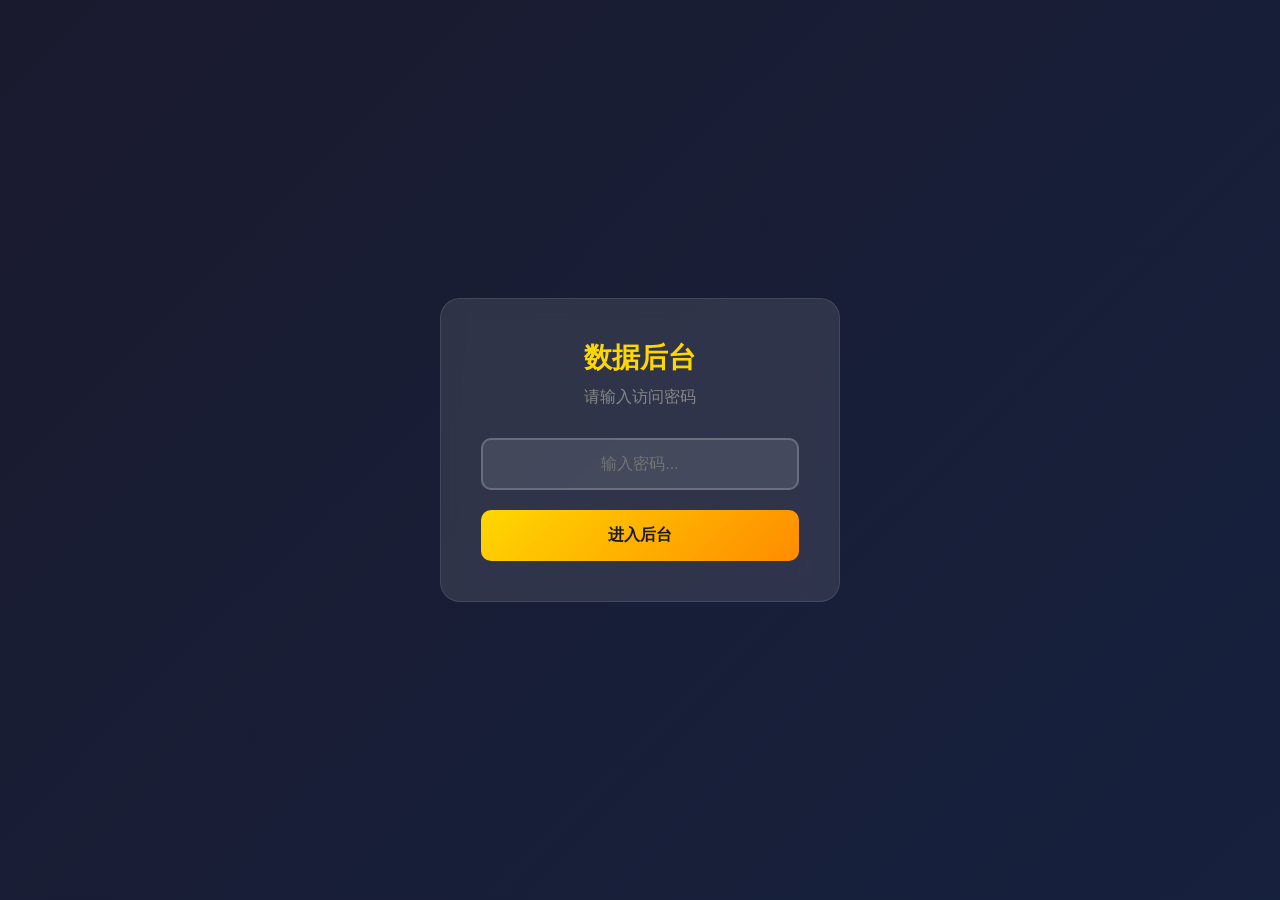
<file: admin.html>
<!DOCTYPE html>
<html lang="zh-CN">
<head>
    <meta charset="UTF-8">
    <meta name="viewport" content="width=device-width, initial-scale=1.0">
    <title>数据后台 - JINSHAN</title>
    <style>
        * { margin: 0; padding: 0; box-sizing: border-box; }
        body {
            font-family: 'Segoe UI', 'PingFang SC', 'Microsoft YaHei', sans-serif;
            background: linear-gradient(135deg, #1a1a2e 0%, #16213e 100%);
            min-height: 100vh;
            color: #fff;
        }
        
        /* 登录页面 */
        .login-container {
            display: flex;
            justify-content: center;
            align-items: center;
            min-height: 100vh;
            padding: 20px;
        }
        .login-box {
            background: rgba(255,255,255,0.1);
            backdrop-filter: blur(10px);
            border-radius: 20px;
            padding: 40px;
            width: 100%;
            max-width: 400px;
            text-align: center;
            border: 1px solid rgba(255,255,255,0.1);
        }
        .login-box h1 { font-size: 28px; margin-bottom: 10px; color: #ffd700; }
        .login-box p { color: #888; margin-bottom: 30px; }
        .login-box input {
            width: 100%;
            padding: 15px 20px;
            border: 2px solid rgba(255,255,255,0.2);
            border-radius: 10px;
            background: rgba(255,255,255,0.1);
            color: #fff;
            font-size: 16px;
            margin-bottom: 20px;
            text-align: center;
        }
        .login-box input:focus { outline: none; border-color: #ffd700; }
        .login-box button {
            width: 100%;
            padding: 15px;
            border: none;
            border-radius: 10px;
            background: linear-gradient(135deg, #ffd700, #ff8c00);
            color: #1a1a2e;
            font-size: 16px;
            font-weight: bold;
            cursor: pointer;
            transition: transform 0.3s;
        }
        .login-box button:hover { transform: scale(1.05); }
        .error-msg { color: #ff6b6b; margin-top: 15px; display: none; font-size: 14px; }
        
        /* 后台页面 */
        .dashboard { display: none; padding: 20px; max-width: 1200px; margin: 0 auto; }
        .dashboard-header {
            display: flex;
            justify-content: space-between;
            align-items: center;
            padding: 20px;
            background: rgba(255,255,255,0.05);
            border-radius: 15px;
            margin-bottom: 30px;
        }
        .dashboard-header h1 { color: #ffd700; font-size: 24px; }
        .logout-btn {
            padding: 10px 25px;
            border: 1px solid #ff6b6b;
            background: transparent;
            color: #ff6b6b;
            border-radius: 8px;
            cursor: pointer;
            transition: all 0.3s;
        }
        .logout-btn:hover { background: #ff6b6b; color: #fff; }
        .stats-grid {
            display: grid;
            grid-template-columns: repeat(auto-fit, minmax(250px, 1fr));
            gap: 20px;
            margin-bottom: 30px;
        }
        .stat-card {
            background: rgba(255,255,255,0.05);
            border-radius: 15px;
            padding: 25px;
            text-align: center;
            border: 1px solid rgba(255,255,255,0.1);
        }
        .stat-card .icon { font-size: 40px; margin-bottom: 10px; }
        .stat-card .number { font-size: 36px; font-weight: bold; color: #ffd700; }
        .stat-card .label { color: #888; margin-top: 5px; }
        .recent-section { background: rgba(255,255,255,0.05); border-radius: 15px; padding: 25px; }
        .recent-section h2 { margin-bottom: 20px; color: #ffd700; }
        .recent-item {
            display: flex;
            justify-content: space-between;
            padding: 15px;
            border-bottom: 1px solid rgba(255,255,255,0.1);
        }
        .recent-item:last-child { border-bottom: none; }
        .recent-item .time { color: #888; }
        .back-link {
            display: inline-block;
            margin-top: 30px;
            color: #ffd700;
            text-decoration: none;
        }
        .back-link:hover { text-decoration: underline; }
    </style>
</head>
<body>
    <!-- 登录页面 -->
    <div class="login-container" id="loginPage">
        <div class="login-box">
            <h1>数据后台</h1>
            <p>请输入访问密码</p>
            <input type="password" id="passwordInput" placeholder="输入密码..." onkeypress="if(event.key==='Enter')checkPassword()">
            <button onclick="checkPassword()">进入后台</button>
            <div class="error-msg" id="errorMsg">密码错误，请重试</div>
        </div>
    </div>
    
    <!-- 后台页面 -->
    <div class="dashboard" id="dashboard">
        <div class="dashboard-header">
            <h1>数据统计后台</h1>
            <button class="logout-btn" onclick="logout()">退出登录</button>
        </div>
        
        <div class="stats-grid">
            <div class="stat-card">
                <div class="icon">👁️</div>
                <div class="number" id="views">0</div>
                <div class="label">页面浏览量</div>
            </div>
            <div class="stat-card">
                <div class="icon">📥</div>
                <div class="number" id="downloads">0</div>
                <div class="label">总下载次数</div>
            </div>
            <div class="stat-card">
                <div class="icon">💻</div>
                <div class="number" id="windows">0</div>
                <div class="label">Windows 下载</div>
            </div>
            <div class="stat-card">
                <div class="icon">🍎</div>
                <div class="number" id="mac">0</div>
                <div class="label">macOS 下载</div>
            </div>
            <div class="stat-card">
                <div class="icon">🐧</div>
                <div class="number" id="linux">0</div>
                <div class="label">Linux 下载</div>
            </div>
            <div class="stat-card">
                <div class="icon">📱</div>
                <div class="number" id="mobile">0</div>
                <div class="label">移动端访问</div>
            </div>
        </div>
        
        <div class="recent-section">
            <h2>最近动态</h2>
            <div id="recentList"></div>
        </div>
        
        <a href="index.html" class="back-link">← 返回主页</a>
    </div>
    
    <script>
        const PASSWORD = 'JINSHAN0403';
        
        // 模拟数据
        let stats = {
            views: 12847,
            downloads: 3245,
            windows: 2156,
            mac: 723,
            linux: 366,
            mobile: 4521,
            recent: [
                { action: 'Windows 下载', time: '2 分钟前' },
                { action: '页面浏览', time: '5 分钟前' },
                { action: 'macOS 下载', time: '8 分钟前' },
                { action: '页面浏览', time: '12 分钟前' },
                { action: '移动端访问', time: '15 分钟前' }
            ]
        };
        
        function checkPassword() {
            const input = document.getElementById('passwordInput').value;
            if (input === PASSWORD) {
                document.getElementById('loginPage').style.display = 'none';
                document.getElementById('dashboard').style.display = 'block';
                loadStats();
            } else {
                document.getElementById('errorMsg').style.display = 'block';
            }
        }
        
        function logout() {
            document.getElementById('loginPage').style.display = 'flex';
            document.getElementById('dashboard').style.display = 'none';
            document.getElementById('passwordInput').value = '';
            document.getElementById('errorMsg').style.display = 'none';
        }
        
        function loadStats() {
            document.getElementById('views').textContent = stats.views.toLocaleString();
            document.getElementById('downloads').textContent = stats.downloads.toLocaleString();
            document.getElementById('windows').textContent = stats.windows.toLocaleString();
            document.getElementById('mac').textContent = stats.mac.toLocaleString();
            document.getElementById('linux').textContent = stats.linux.toLocaleString();
            document.getElementById('mobile').textContent = stats.mobile.toLocaleString();
            
            const recentList = document.getElementById('recentList');
            recentList.innerHTML = stats.recent.map(item => `
                <div class="recent-item">
                    <span>${item.action}</span>
                    <span class="time">${item.time}</span>
                </div>
            `).join('');
        }
    </script>
</body>
</html>
</file>
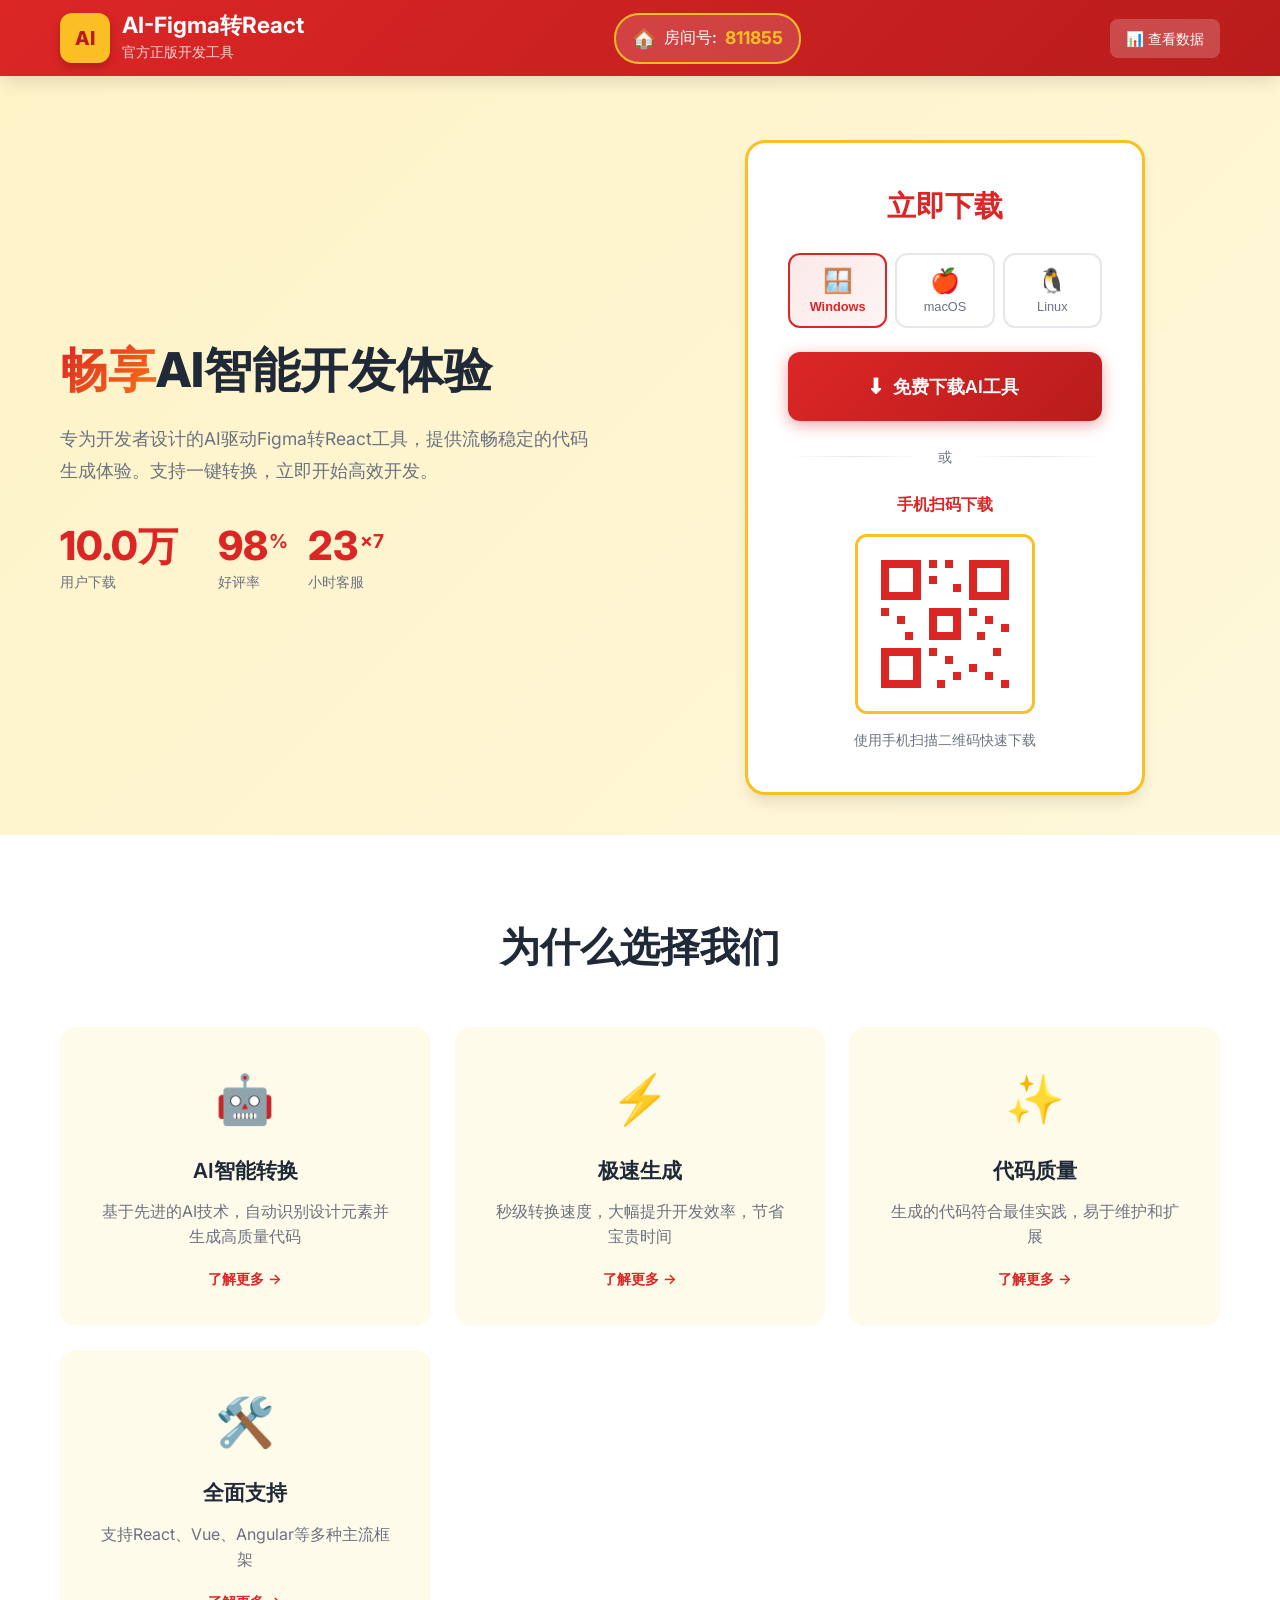
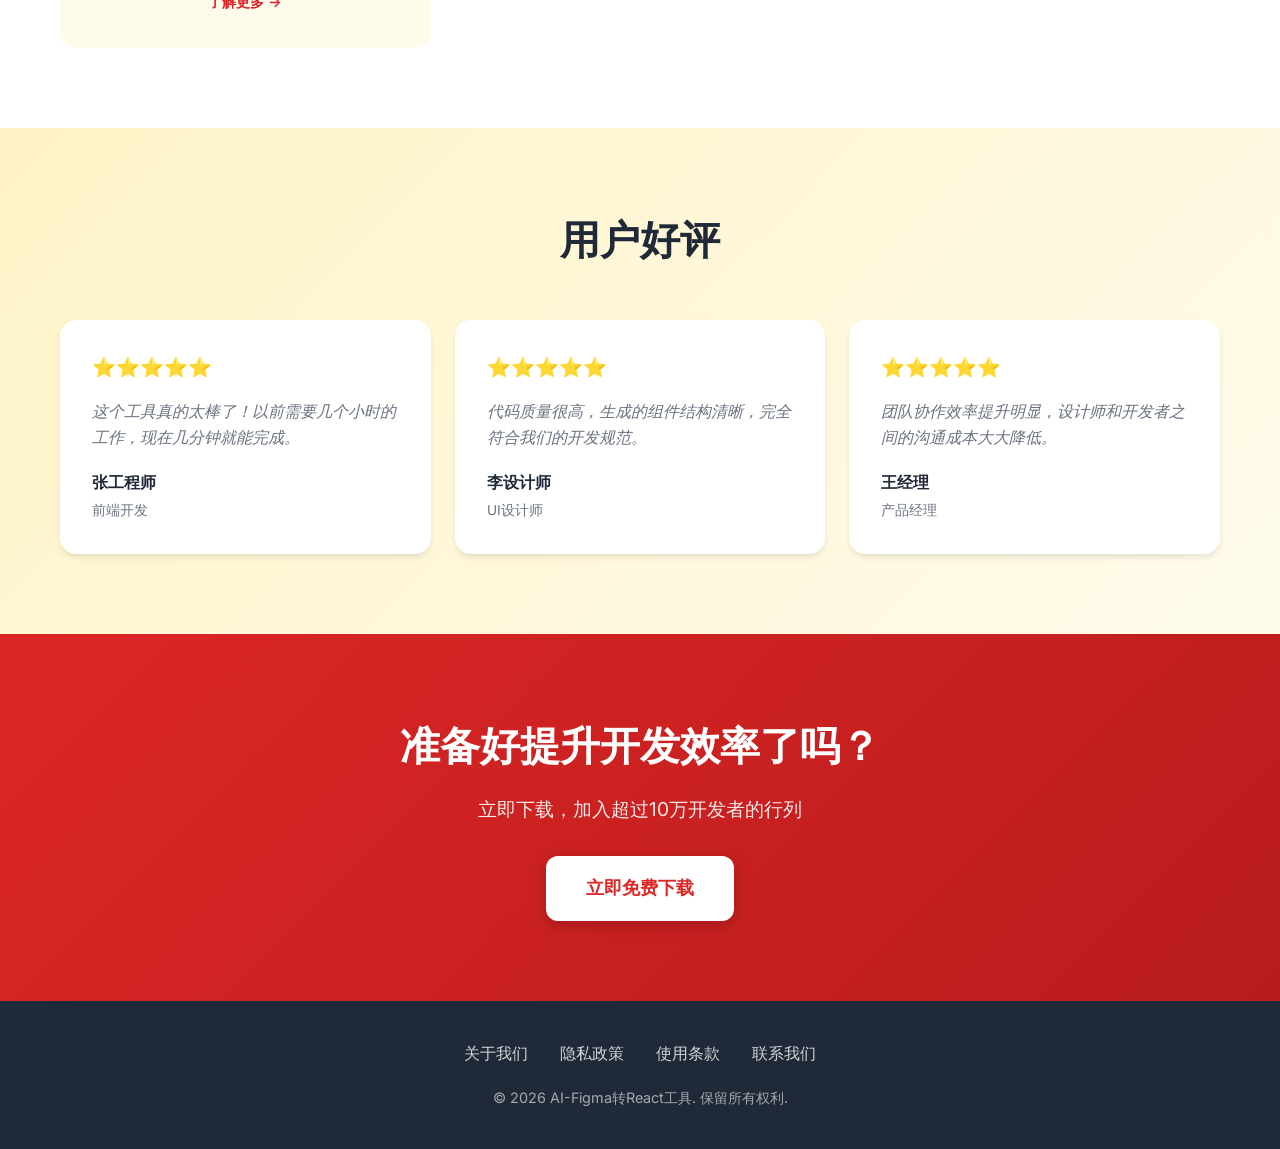
<file: download-page.html>
<!DOCTYPE html>
<html lang="zh-CN">
<head>
    <meta charset="UTF-8">
    <meta name="viewport" content="width=device-width, initial-scale=1.0">
    <title>AI-Figma转React工具 - 立即下载</title>
    <meta name="description" content="专业的AI驱动的Figma到React组件转换工具，立即下载体验">
    <link rel="stylesheet" href="styles/download-page.css">
    <link href="https://fonts.googleapis.com/css2?family=Inter:wght@400;500;600;700;800&display=swap" rel="stylesheet">
    <link rel="icon" type="image/x-icon" href="assets/favicon.ico">
</head>
<body>
    <!-- 顶部导航栏 -->
    <header class="header">
        <div class="header-container">
            <div class="logo-section">
                <div class="logo-box">AI</div>
                <div class="logo-text">
                    <h1 id="brandName">AI-Figma转React</h1>
                    <span id="brandTagline">官方正版开发工具</span>
                </div>
            </div>
            <div class="room-number">
                <span class="room-icon">🏠</span>
                <span class="room-label">房间号:</span>
                <span class="room-value" id="roomNumber">811855</span>
            </div>
            <a href="stats-panel.html" class="stats-link">📊 查看数据</a>
        </div>
    </header>

    <!-- 主要内容区域 -->
    <main class="main-content">
        <div class="content-container">
            <!-- 左侧介绍区域 -->
            <div class="intro-section">
                <h2 class="main-title">
                    <span class="title-highlight">畅享AI智能</span>开发体验
                </h2>
                <p class="intro-text">
                    专为开发者设计的AI驱动Figma转React工具，提供流畅稳定的代码生成体验。支持一键转换，立即加入房间 <span class="highlight-number">811855</span> 开始高效开发。
                </p>
                
                <!-- 统计数据 -->
                <div class="stats-section">
                    <div class="stat-item">
                        <div class="stat-number" data-target="100000">0</div>
                        <div class="stat-label">用户下载</div>
                    </div>
                    <div class="stat-item">
                        <div class="stat-number" data-target="99">0</div>
                        <div class="stat-suffix">%</div>
                        <div class="stat-label">好评率</div>
                    </div>
                    <div class="stat-item">
                        <div class="stat-number" data-target="24">0</div>
                        <div class="stat-suffix">×7</div>
                        <div class="stat-label">小时客服</div>
                    </div>
                </div>
            </div>

            <!-- 右侧下载区域 -->
            <div class="download-section">
                <div class="download-card">
                    <h3 class="download-title">立即下载</h3>
                    
                    <!-- 平台选择 -->
                    <div class="platform-selector">
                        <button class="platform-btn active" data-platform="windows">
                            <span class="platform-icon">🪟</span>
                            <span>Windows</span>
                        </button>
                        <button class="platform-btn" data-platform="mac">
                            <span class="platform-icon">🍎</span>
                            <span>macOS</span>
                        </button>
                        <button class="platform-btn" data-platform="linux">
                            <span class="platform-icon">🐧</span>
                            <span>Linux</span>
                        </button>
                    </div>

                    <!-- 主下载按钮 -->
                    <a href="#download" class="main-download-btn" id="mainDownloadBtn">
                        <span class="download-icon">⬇</span>
                        <span class="download-text">免费下载AI工具</span>
                    </a>

                    <!-- 分割线 -->
                    <div class="divider">
                        <span>或</span>
                    </div>

                    <!-- 扫码下载 -->
                    <div class="qr-section">
                        <p class="qr-title">手机扫码下载</p>
                        <div class="qr-code" id="qrCode">
                            <div class="qr-placeholder">
                                <div class="qr-pattern">
                                    <div class="qr-square"></div>
                                    <div class="qr-square"></div>
                                    <div class="qr-square"></div>
                                    <div class="qr-square"></div>
                                </div>
                                <p class="qr-loading">二维码加载中...</p>
                            </div>
                        </div>
                        <p class="qr-hint">使用手机扫描二维码快速下载</p>
                    </div>
                </div>
            </div>
        </div>
    </main>

    <!-- 功能特性区域 -->
    <section class="features-section">
        <div class="container">
            <h2 class="section-title">为什么选择我们</h2>
            <div class="features-grid">
                <div class="feature-card" onclick="showFeatureDetail('ai')">
                    <div class="feature-icon">🤖</div>
                    <h3>AI智能转换</h3>
                    <p>基于先进的AI技术，自动识别设计元素并生成高质量代码</p>
                    <span class="feature-link">了解更多 →</span>
                </div>
                <div class="feature-card" onclick="showFeatureDetail('speed')">
                    <div class="feature-icon">⚡</div>
                    <h3>极速生成</h3>
                    <p>秒级转换速度，大幅提升开发效率，节省宝贵时间</p>
                    <span class="feature-link">了解更多 →</span>
                </div>
                <div class="feature-card" onclick="showFeatureDetail('quality')">
                    <div class="feature-icon">✨</div>
                    <h3>代码质量</h3>
                    <p>生成的代码符合最佳实践，易于维护和扩展</p>
                    <span class="feature-link">了解更多 →</span>
                </div>
                <div class="feature-card" onclick="showFeatureDetail('support')">
                    <div class="feature-icon">🛠️</div>
                    <h3>全面支持</h3>
                    <p>支持React、Vue、Angular等多种主流框架</p>
                    <span class="feature-link">了解更多 →</span>
                </div>
            </div>
        </div>
    </section>

    <!-- 用户评价区域 -->
    <section class="testimonials-section">
        <div class="container">
            <h2 class="section-title">用户好评</h2>
            <div class="testimonials-slider">
                <div class="testimonial-card">
                    <div class="stars">⭐⭐⭐⭐⭐</div>
                    <p>"这个工具真的太棒了！以前需要几个小时的工作，现在几分钟就能完成。"</p>
                    <div class="testimonial-author">
                        <span class="author-name">张工程师</span>
                        <span class="author-title">前端开发</span>
                    </div>
                </div>
                <div class="testimonial-card">
                    <div class="stars">⭐⭐⭐⭐⭐</div>
                    <p>"代码质量很高，生成的组件结构清晰，完全符合我们的开发规范。"</p>
                    <div class="testimonial-author">
                        <span class="author-name">李设计师</span>
                        <span class="author-title">UI设计师</span>
                    </div>
                </div>
                <div class="testimonial-card">
                    <div class="stars">⭐⭐⭐⭐⭐</div>
                    <p>"团队协作效率提升明显，设计师和开发者之间的沟通成本大大降低。"</p>
                    <div class="testimonial-author">
                        <span class="author-name">王经理</span>
                        <span class="author-title">产品经理</span>
                    </div>
                </div>
            </div>
        </div>
    </section>

    <!-- CTA区域 -->
    <section class="cta-section">
        <div class="container">
            <h2>准备好提升开发效率了吗？</h2>
            <p>立即下载，加入超过10万开发者的行列</p>
            <a href="#download" class="cta-button" onclick="scrollToDownload()">
                立即免费下载
            </a>
        </div>
    </section>

    <!-- 页脚 -->
    <footer class="footer">
        <div class="container">
            <div class="footer-content">
                <div class="footer-links">
                    <a href="#about">关于我们</a>
                    <a href="#privacy">隐私政策</a>
                    <a href="#terms">使用条款</a>
                    <a href="#contact">联系我们</a>
                </div>
                <p>&copy; 2026 AI-Figma转React工具. 保留所有权利.</p>
            </div>
        </div>
    </footer>

    <!-- 功能详情弹窗 -->
    <div class="modal" id="featureModal">
        <div class="modal-content">
            <span class="modal-close" onclick="closeModal()">&times;</span>
            <div id="modalBody">
                <!-- 动态内容 -->
            </div>
        </div>
    </div>

    <!-- 下载提示弹窗 -->
    <div class="modal" id="downloadModal">
        <div class="modal-content download-modal-content">
            <span class="modal-close" onclick="closeDownloadModal()">&times;</span>
            <div class="download-progress">
                <div class="progress-circle">
                    <svg viewBox="0 0 100 100">
                        <circle class="progress-bg" cx="50" cy="50" r="45"></circle>
                        <circle class="progress-bar" cx="50" cy="50" r="45" id="progressCircle"></circle>
                    </svg>
                    <div class="progress-text" id="progressText">0%</div>
                </div>
                <h3 id="downloadStatus">正在准备下载...</h3>
                <p id="downloadMessage">请稍候，正在为您准备安装包</p>
            </div>
        </div>
    </div>

    <!-- 添加样式 -->
    <style>
        .stats-link {
            background: rgba(255, 255, 255, 0.2);
            color: white;
            padding: 8px 16px;
            border-radius: 8px;
            text-decoration: none;
            font-size: 0.9rem;
            transition: background 0.3s ease;
        }
        .stats-link:hover {
            background: rgba(255, 255, 255, 0.3);
        }
    </style>
    
    <!-- 引入配置文件 -->
    <script src="config/content-config.js"></script>
    <!-- 引入统计分析 -->
    <script src="js/analytics.js"></script>
    <!-- 引入主脚本 -->
    <script src="js/download-page.js"></script>
</body>
</html>
</file>
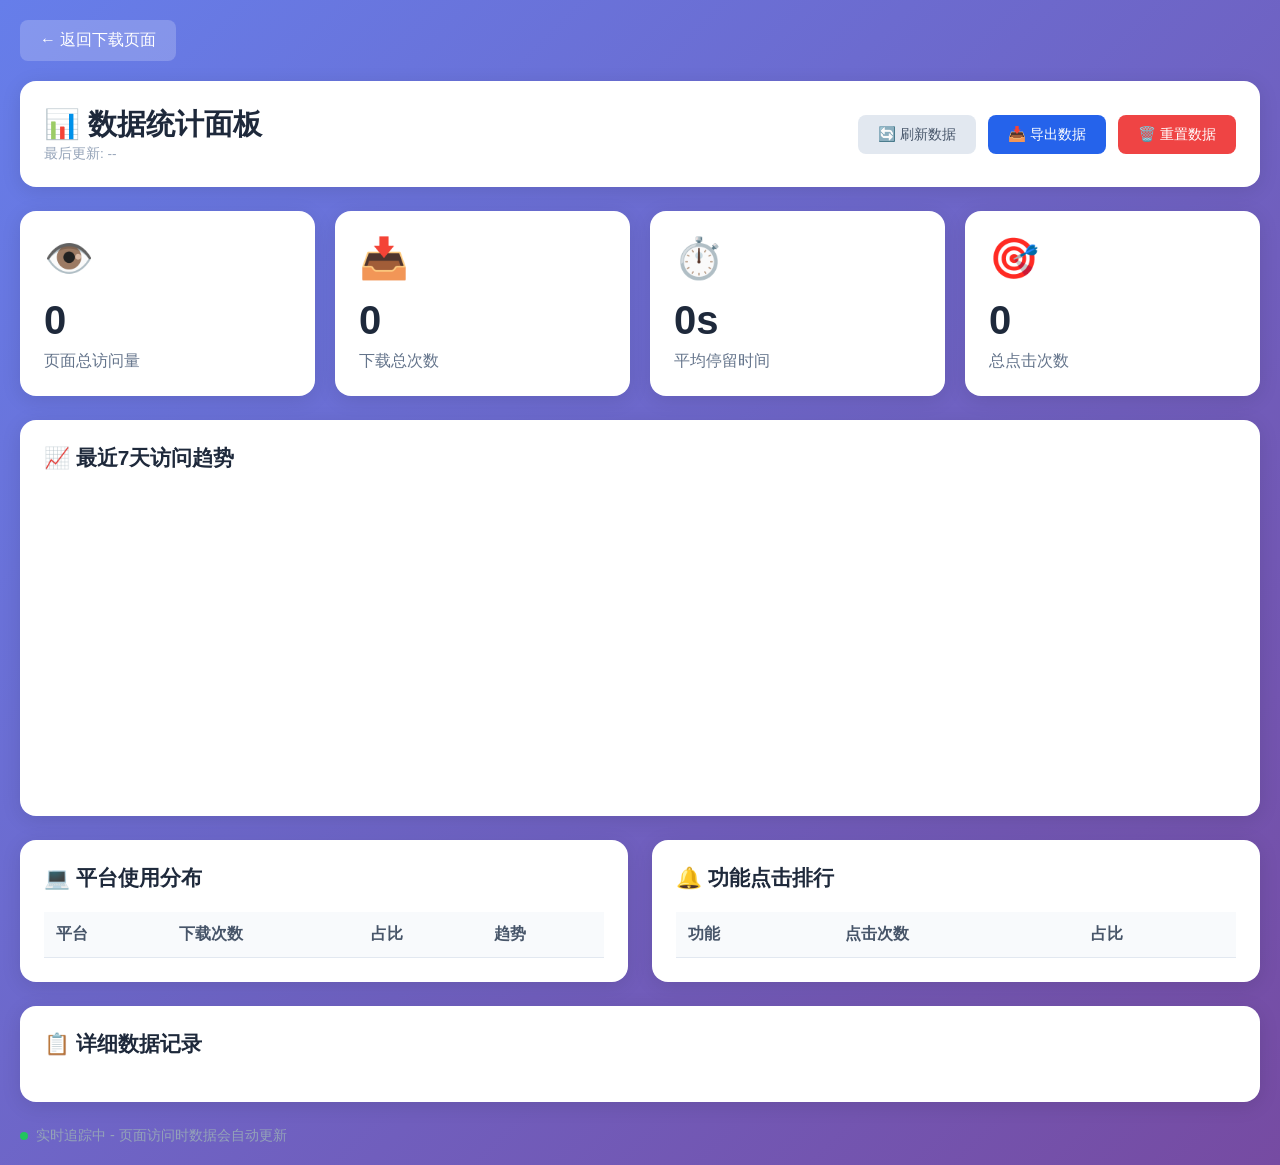
<file: stats-panel.html>
<!DOCTYPE html>
<html lang="zh-CN">
<head>
    <meta charset="UTF-8">
    <meta name="viewport" content="width=device-width, initial-scale=1.0">
    <title>数据统计面板 - AI-Figma转React</title>
    <style>
        * {
            margin: 0;
            padding: 0;
            box-sizing: border-box;
        }

        body {
            font-family: -apple-system, BlinkMacSystemFont, 'Segoe UI', Roboto, sans-serif;
            background: linear-gradient(135deg, #667eea 0%, #764ba2 100%);
            min-height: 100vh;
            padding: 20px;
        }

        .stats-container {
            max-width: 1400px;
            margin: 0 auto;
        }

        .stats-header {
            background: white;
            border-radius: 16px;
            padding: 24px;
            margin-bottom: 24px;
            display: flex;
            justify-content: space-between;
            align-items: center;
            box-shadow: 0 4px 20px rgba(0, 0, 0, 0.1);
        }

        .stats-header h1 {
            font-size: 1.8rem;
            color: #1e293b;
        }

        .header-actions {
            display: flex;
            gap: 12px;
        }

        .btn {
            padding: 10px 20px;
            border: none;
            border-radius: 8px;
            font-weight: 500;
            cursor: pointer;
            transition: all 0.3s ease;
            font-size: 0.9rem;
        }

        .btn-primary {
            background: #2563eb;
            color: white;
        }

        .btn-primary:hover {
            background: #1d4ed8;
            transform: translateY(-2px);
        }

        .btn-danger {
            background: #ef4444;
            color: white;
        }

        .btn-danger:hover {
            background: #dc2626;
        }

        .btn-secondary {
            background: #e2e8f0;
            color: #475569;
        }

        .btn-secondary:hover {
            background: #cbd5e1;
        }

        .stats-grid {
            display: grid;
            grid-template-columns: repeat(auto-fit, minmax(280px, 1fr));
            gap: 20px;
            margin-bottom: 24px;
        }

        .stat-card {
            background: white;
            border-radius: 16px;
            padding: 24px;
            box-shadow: 0 4px 20px rgba(0, 0, 0, 0.1);
            transition: transform 0.3s ease;
        }

        .stat-card:hover {
            transform: translateY(-5px);
        }

        .stat-card-icon {
            font-size: 2.5rem;
            margin-bottom: 16px;
        }

        .stat-card-value {
            font-size: 2.5rem;
            font-weight: 700;
            color: #1e293b;
            margin-bottom: 8px;
        }

        .stat-card-label {
            color: #64748b;
            font-size: 1rem;
        }

        .stat-card-change {
            display: inline-block;
            padding: 4px 8px;
            border-radius: 4px;
            font-size: 0.85rem;
            margin-top: 8px;
        }

        .stat-card-change.positive {
            background: rgba(34, 197, 94, 0.1);
            color: #22c55e;
        }

        .stat-card-change.neutral {
            background: rgba(59, 130, 246, 0.1);
            color: #3b82f6;
        }

        .stats-section {
            background: white;
            border-radius: 16px;
            padding: 24px;
            margin-bottom: 24px;
            box-shadow: 0 4px 20px rgba(0, 0, 0, 0.1);
        }

        .section-title {
            font-size: 1.3rem;
            font-weight: 600;
            color: #1e293b;
            margin-bottom: 20px;
            display: flex;
            align-items: center;
            gap: 8px;
        }

        .chart-container {
            height: 300px;
            display: flex;
            align-items: flex-end;
            justify-content: space-around;
            gap: 20px;
            padding: 20px 0;
        }

        .chart-bar {
            flex: 1;
            max-width: 100px;
            background: linear-gradient(180deg, #667eea 0%, #764ba2 100%);
            border-radius: 8px 8px 0 0;
            position: relative;
            transition: all 0.3s ease;
            cursor: pointer;
            min-height: 20px;
        }

        .chart-bar:hover {
            transform: scaleY(1.05);
            filter: brightness(1.1);
        }

        .chart-bar-label {
            position: absolute;
            bottom: -30px;
            left: 50%;
            transform: translateX(-50%);
            font-size: 0.85rem;
            color: #64748b;
            white-space: nowrap;
        }

        .chart-bar-value {
            position: absolute;
            top: -25px;
            left: 50%;
            transform: translateX(-50%);
            font-size: 0.9rem;
            font-weight: 600;
            color: #1e293b;
        }

        .data-table {
            width: 100%;
            border-collapse: collapse;
        }

        .data-table th,
        .data-table td {
            padding: 12px;
            text-align: left;
            border-bottom: 1px solid #e2e8f0;
        }

        .data-table th {
            background: #f8fafc;
            font-weight: 600;
            color: #475569;
        }

        .data-table tr:hover {
            background: #f8fafc;
        }

        .badge {
            display: inline-block;
            padding: 4px 12px;
            border-radius: 20px;
            font-size: 0.85rem;
            font-weight: 500;
        }

        .badge-windows {
            background: rgba(0, 120, 212, 0.1);
            color: #0078d4;
        }

        .badge-mac {
            background: rgba(0, 0, 0, 0.1);
            color: #333;
        }

        .badge-linux {
            background: rgba(255, 165, 0, 0.1);
            color: #f90;
        }

        .progress-bar {
            width: 100%;
            height: 8px;
            background: #e2e8f0;
            border-radius: 4px;
            overflow: hidden;
        }

        .progress-bar-fill {
            height: 100%;
            background: linear-gradient(90deg, #667eea 0%, #764ba2 100%);
            border-radius: 4px;
            transition: width 0.3s ease;
        }

        .refresh-info {
            display: flex;
            align-items: center;
            gap: 8px;
            color: #94a3b8;
            font-size: 0.9rem;
        }

        .live-indicator {
            width: 8px;
            height: 8px;
            background: #22c55e;
            border-radius: 50%;
            animation: pulse 2s infinite;
        }

        @keyframes pulse {
            0%, 100% { opacity: 1; }
            50% { opacity: 0.5; }
        }

        .last-updated {
            color: #94a3b8;
            font-size: 0.85rem;
        }

        .two-cols {
            display: grid;
            grid-template-columns: 1fr 1fr;
            gap: 24px;
        }

        @media (max-width: 968px) {
            .two-cols {
                grid-template-columns: 1fr;
            }

            .stats-header {
                flex-direction: column;
                gap: 16px;
                text-align: center;
            }

            .header-actions {
                flex-wrap: wrap;
                justify-content: center;
            }
        }

        .back-link {
            display: inline-flex;
            align-items: center;
            gap: 8px;
            color: white;
            text-decoration: none;
            padding: 10px 20px;
            background: rgba(255, 255, 255, 0.2);
            border-radius: 8px;
            margin-bottom: 20px;
            transition: background 0.3s ease;
        }

        .back-link:hover {
            background: rgba(255, 255, 255, 0.3);
        }

        .empty-state {
            text-align: center;
            padding: 60px 20px;
            color: #64748b;
        }

        .empty-state-icon {
            font-size: 4rem;
            margin-bottom: 16px;
        }
    </style>
</head>
<body>
    <div class="stats-container">
        <a href="download-page.html" class="back-link">← 返回下载页面</a>

        <div class="stats-header">
            <div>
                <h1>📊 数据统计面板</h1>
                <p class="last-updated">最后更新: <span id="lastUpdated">--</span></p>
            </div>
            <div class="header-actions">
                <button class="btn btn-secondary" onclick="refreshStats()">🔄 刷新数据</button>
                <button class="btn btn-primary" onclick="exportStats()">📥 导出数据</button>
                <button class="btn btn-danger" onclick="resetStats()">🗑️ 重置数据</button>
            </div>
        </div>

        <div class="stats-grid">
            <div class="stat-card">
                <div class="stat-card-icon">👁️</div>
                <div class="stat-card-value" id="totalViews">0</div>
                <div class="stat-card-label">页面总访问量</div>
            </div>
            <div class="stat-card">
                <div class="stat-card-icon">📥</div>
                <div class="stat-card-value" id="totalDownloads">0</div>
                <div class="stat-card-label">下载总次数</div>
            </div>
            <div class="stat-card">
                <div class="stat-card-icon">⏱️</div>
                <div class="stat-card-value" id="avgSessionTime">0s</div>
                <div class="stat-card-label">平均停留时间</div>
            </div>
            <div class="stat-card">
                <div class="stat-card-icon">🎯</div>
                <div class="stat-card-value" id="totalClicks">0</div>
                <div class="stat-card-label">总点击次数</div>
            </div>
        </div>

        <div class="stats-section">
            <h2 class="section-title">📈 最近7天访问趋势</h2>
            <div class="chart-container" id="chartContainer">
                <!-- 图表将在这里生成 -->
            </div>
        </div>

        <div class="two-cols">
            <div class="stats-section">
                <h2 class="section-title">💻 平台使用分布</h2>
                <table class="data-table" id="platformTable">
                    <thead>
                        <tr>
                            <th>平台</th>
                            <th>下载次数</th>
                            <th>占比</th>
                            <th>趋势</th>
                        </tr>
                    </thead>
                    <tbody>
                        <!-- 数据将在这里生成 -->
                    </tbody>
                </table>
            </div>

            <div class="stats-section">
                <h2 class="section-title">🔔 功能点击排行</h2>
                <table class="data-table" id="featuresTable">
                    <thead>
                        <tr>
                            <th>功能</th>
                            <th>点击次数</th>
                            <th>占比</th>
                        </tr>
                    </thead>
                    <tbody>
                        <!-- 数据将在这里生成 -->
                    </tbody>
                </table>
            </div>
        </div>

        <div class="stats-section">
            <h2 class="section-title">📋 详细数据记录</h2>
            <div id="detailedData">
                <!-- 详细数据将在这里生成 -->
            </div>
        </div>

        <div class="refresh-info" style="text-align: center; margin-top: 20px;">
            <span class="live-indicator"></span>
            <span>实时追踪中 - 页面访问时数据会自动更新</span>
        </div>
    </div>

    <script>
        // 功能名称映射
        const featureNames = {
            'ai': '🤖 AI智能转换',
            'speed': '⚡ 极速生成',
            'quality': '✨ 代码质量',
            'support': '🛠️ 全面支持'
        };

        // 刷新统计数据
        function refreshStats() {
            const stats = window.getStats();
            if (!stats) {
                alert('无法获取统计数据，请确保已访问下载页面');
                return;
            }

            // 更新概览卡片
            document.getElementById('totalViews').textContent = formatNumber(stats.totalViews);
            
            // 计算总下载次数
            let totalDownloads = 0;
            for (const platform in stats.clicks.download) {
                totalDownloads += stats.clicks.download[platform];
            }
            document.getElementById('totalDownloads').textContent = formatNumber(totalDownloads);
            
            // 平均停留时间
            const avgTime = Math.round(stats.avgSessionTime / 1000);
            document.getElementById('avgSessionTime').textContent = formatTime(avgTime);
            
            // 总点击次数
            let totalClicks = totalDownloads + 
                            Object.values(stats.clicks.platform).reduce((a, b) => a + b, 0) +
                            Object.values(stats.clicks.features).reduce((a, b) => a + b, 0) +
                            stats.clicks.cta +
                            stats.clicks.qr;
            document.getElementById('totalClicks').textContent = formatNumber(totalClicks);

            // 更新时间戳
            document.getElementById('lastUpdated').textContent = new Date().toLocaleTimeString();

            // 更新图表
            updateChart(stats);

            // 更新平台表格
            updatePlatformTable(stats);

            // 更新功能表格
            updateFeaturesTable(stats);

            // 更新详细数据
            updateDetailedData(stats);
        }

        // 格式化数字
        function formatNumber(num) {
            if (num >= 10000) {
                return (num / 10000).toFixed(1) + '万';
            }
            return num.toString();
        }

        // 格式化时间
        function formatTime(seconds) {
            if (seconds >= 60) {
                const mins = Math.floor(seconds / 60);
                const secs = seconds % 60;
                return `${mins}分${secs}秒`;
            }
            return seconds + '秒';
        }

        // 更新图表
        function updateChart(stats) {
            const container = document.getElementById('chartContainer');
            const last7Days = stats.last7DaysStats || [];
            
            const maxViews = Math.max(...last7Days.map(d => d.views || 0), 1);
            
            let chartHTML = '';
            
            last7Days.forEach(day => {
                const height = ((day.views || 0) / maxViews * 100).toFixed(1);
                const dateParts = day.date.split('-');
                const monthDay = `${dateParts[1]}/${dateParts[2]}`;
                
                chartHTML += `
                    <div class="chart-bar" style="height: ${Math.max(height, 5)}%;">
                        <span class="chart-bar-value">${day.views || 0}</span>
                        <span class="chart-bar-label">${monthDay}</span>
                    </div>
                `;
            });
            
            container.innerHTML = chartHTML || '<div class="empty-state"><div class="empty-state-icon">📊</div><p>暂无数据</p></div>';
        }

        // 更新平台表格
        function updatePlatformTable(stats) {
            const tbody = document.querySelector('#platformTable tbody');
            const distribution = stats.platformDistribution || {};
            
            let totalClicks = Object.values(distribution).reduce((sum, p) => sum + p.count, 0);
            
            let html = '';
            
            ['windows', 'mac', 'linux'].forEach(platform => {
                const data = distribution[platform] || { count: 0, percentage: 0 };
                const badgeClass = `badge-${platform}`;
                
                html += `
                    <tr>
                        <td><span class="badge ${badgeClass}">${platform.toUpperCase()}</span></td>
                        <td>${data.count}</td>
                        <td>
                            <div class="progress-bar">
                                <div class="progress-bar-fill" style="width: ${data.percentage}%"></div>
                            </div>
                            ${data.percentage}%
                        </td>
                        <td>${totalClicks > 0 ? ((data.count / totalClicks * 100)).toFixed(1) : 0}%</td>
                    </tr>
                `;
            });
            
            tbody.innerHTML = html || '<tr><td colspan="4">暂无数据</td></tr>';
        }

        // 更新功能表格
        function updateFeaturesTable(stats) {
            const tbody = document.querySelector('#featuresTable tbody');
            const features = stats.topFeatures || [];
            
            let totalClicks = Object.values(stats.clicks.features).reduce((a, b) => a + b, 0);
            
            let html = '';
            
            if (features.length === 0) {
                html = '<tr><td colspan="3">暂无数据</td></tr>';
            } else {
                features.forEach((item, index) => {
                    const name = featureNames[item.id] || item.id;
                    const percentage = totalClicks > 0 ? ((item.count / totalClicks) * 100).toFixed(1) : 0;
                    
                    html += `
                        <tr>
                            <td>${name}</td>
                            <td>${item.count}</td>
                            <td>
                                <div class="progress-bar">
                                    <div class="progress-bar-fill" style="width: ${percentage}%"></div>
                                </div>
                                ${percentage}%
                            </td>
                        </tr>
                    `;
                });
            }
            
            tbody.innerHTML = html;
        }

        // 更新详细数据
        function updateDetailedData(stats) {
            const container = document.getElementById('detailedData');
            
            const todayStats = stats.todayStats || {};
            const session = stats.currentSession || {};
            
            container.innerHTML = `
                <table class="data-table">
                    <thead>
                        <tr>
                            <th>指标</th>
                            <th>今日数据</th>
                            <th>本次会话</th>
                            <th>历史总计</th>
                        </tr>
                    </thead>
                    <tbody>
                        <tr>
                            <td>页面浏览</td>
                            <td>${todayStats.views || 0}</td>
                            <td>${session.pageViews || 1}</td>
                            <td>${stats.totalViews || 0}</td>
                        </tr>
                        <tr>
                            <td>下载点击</td>
                            <td>${todayStats.clicks?.download || 0}</td>
                            <td>${session.clicks?.download ? Object.values(session.clicks.download).reduce((a,b) => a+b, 0) : 0}</td>
                            <td>${stats.clicks?.download ? Object.values(stats.clicks.download).reduce((a,b) => a+b, 0) : 0}</td>
                        </tr>
                        <tr>
                            <td>平台切换</td>
                            <td>${todayStats.clicks?.platform ? Object.values(todayStats.clicks.platform).reduce((a,b) => a+b, 0) : 0}</td>
                            <td>${session.clicks?.platform ? Object.values(session.clicks.platform).reduce((a,b) => a+b, 0) : 0}</td>
                            <td>${stats.clicks?.platform ? Object.values(stats.clicks.platform).reduce((a,b) => a+b, 0) : 0}</td>
                        </tr>
                        <tr>
                            <td>功能查看</td>
                            <td>${todayStats.clicks?.features ? Object.values(todayStats.clicks.features).reduce((a,b) => a+b, 0) : 0}</td>
                            <td>${session.clicks?.features?.length || 0}</td>
                            <td>${stats.clicks?.features ? Object.values(stats.clicks.features).reduce((a,b) => a+b, 0) : 0}</td>
                        </tr>
                        <tr>
                            <td>CTA点击</td>
                            <td>${todayStats.clicks?.cta || 0}</td>
                            <td>${session.clicks?.cta || 0}</td>
                            <td>${stats.clicks?.cta || 0}</td>
                        </tr>
                        <tr>
                            <td>二维码扫描</td>
                            <td>${todayStats.clicks?.qr || 0}</td>
                            <td>${session.clicks?.qr || 0}</td>
                            <td>${stats.clicks?.qr || 0}</td>
                        </tr>
                        <tr>
                            <td>停留时间</td>
                            <td>-</td>
                            <td>${formatTime(Math.round((Date.now() - stats.sessionStartTime) / 1000))}</td>
                            <td>平均 ${formatTime(Math.round(stats.avgSessionTime / 1000))}</td>
                        </tr>
                    </tbody>
                </table>
            `;
        }

        // 导出统计数据
        function exportStats() {
            window.exportStats();
        }

        // 重置统计数据
        function resetStats() {
            if (window.resetStats()) {
                refreshStats();
            }
        }

        // 页面加载时刷新数据
        document.addEventListener('DOMContentLoaded', () => {
            setTimeout(refreshStats, 500);
            
            // 每5秒自动刷新
            setInterval(refreshStats, 5000);
        });
    </script>
</body>
</html>
</file>
<file: styles/download-page.css>
/* 基础样式重置 */
* {
    margin: 0;
    padding: 0;
    box-sizing: border-box;
}

:root {
    --primary-red: #dc2626;
    --primary-red-dark: #b91c1c;
    --primary-red-light: #ef4444;
    --accent-yellow: #fbbf24;
    --accent-orange: #f97316;
    --bg-cream: #fef3c7;
    --bg-light: #fffbeb;
    --text-dark: #1f2937;
    --text-gray: #6b7280;
    --white: #ffffff;
    --shadow: 0 4px 6px -1px rgba(0, 0, 0, 0.1);
    --shadow-lg: 0 10px 15px -3px rgba(0, 0, 0, 0.1);
}

body {
    font-family: 'Inter', -apple-system, BlinkMacSystemFont, 'Segoe UI', Roboto, sans-serif;
    line-height: 1.6;
    color: var(--text-dark);
    background: linear-gradient(135deg, var(--bg-cream) 0%, var(--bg-light) 100%);
    min-height: 100vh;
}

/* 顶部导航栏 */
.header {
    background: linear-gradient(135deg, var(--primary-red) 0%, var(--primary-red-dark) 100%);
    padding: 0;
    position: fixed;
    top: 0;
    left: 0;
    right: 0;
    z-index: 1000;
    box-shadow: var(--shadow-lg);
}

.header-container {
    max-width: 1200px;
    margin: 0 auto;
    padding: 12px 20px;
    display: flex;
    justify-content: space-between;
    align-items: center;
}

.logo-section {
    display: flex;
    align-items: center;
    gap: 12px;
}

.logo-box {
    width: 50px;
    height: 50px;
    background: var(--accent-yellow);
    border-radius: 12px;
    display: flex;
    align-items: center;
    justify-content: center;
    font-weight: 800;
    font-size: 1.2rem;
    color: var(--primary-red-dark);
    box-shadow: 0 4px 8px rgba(0, 0, 0, 0.2);
}

.logo-text h1 {
    color: var(--white);
    font-size: 1.4rem;
    font-weight: 700;
    margin: 0;
    line-height: 1.2;
}

.logo-text span {
    color: rgba(255, 255, 255, 0.8);
    font-size: 0.85rem;
}

.room-number {
    display: flex;
    align-items: center;
    gap: 8px;
    background: rgba(255, 255, 255, 0.15);
    padding: 8px 16px;
    border-radius: 25px;
    border: 2px solid var(--accent-yellow);
}

.room-icon {
    font-size: 1.2rem;
}

.room-label {
    color: var(--white);
    font-weight: 500;
}

.room-value {
    color: var(--accent-yellow);
    font-weight: 700;
    font-size: 1.1rem;
}

/* 主要内容区域 */
.main-content {
    padding-top: 100px;
    min-height: calc(100vh - 100px);
    display: flex;
    align-items: center;
}

.content-container {
    max-width: 1200px;
    margin: 0 auto;
    padding: 40px 20px;
    display: grid;
    grid-template-columns: 1fr 1fr;
    gap: 60px;
    align-items: center;
}

/* 左侧介绍区域 */
.intro-section {
    padding-right: 20px;
}

.main-title {
    font-size: 3rem;
    font-weight: 800;
    line-height: 1.2;
    margin-bottom: 24px;
    color: var(--text-dark);
}

.title-highlight {
    background: linear-gradient(135deg, var(--primary-red) 0%, var(--accent-orange) 100%);
    -webkit-background-clip: text;
    -webkit-text-fill-color: transparent;
    background-clip: text;
}

.intro-text {
    font-size: 1.1rem;
    color: var(--text-gray);
    margin-bottom: 40px;
    line-height: 1.8;
}

.highlight-number {
    display: inline-block;
    background: linear-gradient(135deg, var(--primary-red) 0%, var(--primary-red-dark) 100%);
    color: var(--white);
    padding: 4px 12px;
    border-radius: 6px;
    font-weight: 700;
    box-shadow: 0 2px 8px rgba(220, 38, 38, 0.3);
}

/* 统计数据 */
.stats-section {
    display: flex;
    gap: 40px;
}

.stat-item {
    display: flex;
    flex-direction: column;
    align-items: flex-start;
    position: relative;
}

.stat-number {
    font-size: 2.5rem;
    font-weight: 800;
    color: var(--primary-red);
    line-height: 1;
}

.stat-suffix {
    position: absolute;
    top: 0;
    right: -20px;
    font-size: 1.2rem;
    font-weight: 700;
    color: var(--primary-red);
}

.stat-label {
    font-size: 0.9rem;
    color: var(--text-gray);
    margin-top: 4px;
}

/* 右侧下载区域 */
.download-section {
    display: flex;
    justify-content: center;
}

.download-card {
    background: var(--white);
    border-radius: 20px;
    padding: 40px;
    box-shadow: var(--shadow-lg);
    border: 3px solid var(--accent-yellow);
    width: 100%;
    max-width: 400px;
    text-align: center;
}

.download-title {
    font-size: 1.8rem;
    font-weight: 700;
    color: var(--primary-red);
    margin-bottom: 24px;
}

/* 平台选择 */
.platform-selector {
    display: flex;
    gap: 8px;
    margin-bottom: 24px;
    justify-content: center;
}

.platform-btn {
    display: flex;
    flex-direction: column;
    align-items: center;
    gap: 4px;
    padding: 12px 16px;
    border: 2px solid #e5e7eb;
    border-radius: 12px;
    background: var(--white);
    cursor: pointer;
    transition: all 0.3s ease;
    flex: 1;
}

.platform-btn:hover {
    border-color: var(--primary-red-light);
    transform: translateY(-2px);
}

.platform-btn.active {
    border-color: var(--primary-red);
    background: linear-gradient(135deg, rgba(220, 38, 38, 0.1) 0%, rgba(220, 38, 38, 0.05) 100%);
}

.platform-icon {
    font-size: 1.5rem;
}

.platform-btn span:last-child {
    font-size: 0.8rem;
    font-weight: 500;
    color: var(--text-gray);
}

.platform-btn.active span:last-child {
    color: var(--primary-red);
    font-weight: 600;
}

/* 主下载按钮 */
.main-download-btn {
    display: flex;
    align-items: center;
    justify-content: center;
    gap: 12px;
    background: linear-gradient(135deg, var(--primary-red) 0%, var(--primary-red-dark) 100%);
    color: var(--white);
    padding: 18px 32px;
    border-radius: 12px;
    text-decoration: none;
    font-weight: 600;
    font-size: 1.1rem;
    transition: all 0.3s ease;
    box-shadow: 0 4px 15px rgba(220, 38, 38, 0.4);
    margin-bottom: 24px;
    cursor: pointer;
    border: none;
    width: 100%;
}

.main-download-btn:hover {
    transform: translateY(-3px);
    box-shadow: 0 8px 25px rgba(220, 38, 38, 0.5);
}

.download-icon {
    font-size: 1.3rem;
}

/* 分割线 */
.divider {
    display: flex;
    align-items: center;
    margin: 24px 0;
    color: var(--text-gray);
}

.divider::before,
.divider::after {
    content: '';
    flex: 1;
    height: 1px;
    background: linear-gradient(90deg, transparent, #e5e7eb, transparent);
}

.divider span {
    padding: 0 16px;
    font-size: 0.9rem;
}

/* 二维码区域 */
.qr-section {
    margin-top: 16px;
}

.qr-title {
    font-size: 1rem;
    font-weight: 600;
    color: var(--primary-red);
    margin-bottom: 16px;
}

.qr-code {
    width: 180px;
    height: 180px;
    margin: 0 auto 16px;
    background: var(--bg-light);
    border-radius: 12px;
    display: flex;
    align-items: center;
    justify-content: center;
    border: 3px solid var(--accent-yellow);
    overflow: hidden;
}

.qr-placeholder {
    text-align: center;
    padding: 20px;
}

.qr-pattern {
    display: grid;
    grid-template-columns: repeat(2, 1fr);
    gap: 8px;
    margin-bottom: 12px;
}

.qr-square {
    width: 40px;
    height: 40px;
    background: var(--primary-red);
    border-radius: 4px;
    animation: pulse 2s infinite;
}

.qr-square:nth-child(2) { animation-delay: 0.2s; }
.qr-square:nth-child(3) { animation-delay: 0.4s; }
.qr-square:nth-child(4) { animation-delay: 0.6s; }

@keyframes pulse {
    0%, 100% { opacity: 1; transform: scale(1); }
    50% { opacity: 0.7; transform: scale(0.95); }
}

.qr-loading {
    font-size: 0.85rem;
    color: var(--text-gray);
}

.qr-hint {
    font-size: 0.85rem;
    color: var(--text-gray);
}

/* 功能特性区域 */
.features-section {
    padding: 80px 0;
    background: var(--white);
}

.container {
    max-width: 1200px;
    margin: 0 auto;
    padding: 0 20px;
}

.section-title {
    text-align: center;
    font-size: 2.5rem;
    font-weight: 700;
    margin-bottom: 48px;
    color: var(--text-dark);
}

.features-grid {
    display: grid;
    grid-template-columns: repeat(auto-fit, minmax(280px, 1fr));
    gap: 24px;
}

.feature-card {
    background: var(--bg-light);
    border-radius: 16px;
    padding: 32px;
    text-align: center;
    transition: all 0.3s ease;
    cursor: pointer;
    border: 2px solid transparent;
}

.feature-card:hover {
    transform: translateY(-5px);
    box-shadow: var(--shadow-lg);
    border-color: var(--primary-red-light);
}

.feature-icon {
    font-size: 3rem;
    margin-bottom: 16px;
}

.feature-card h3 {
    font-size: 1.3rem;
    font-weight: 600;
    margin-bottom: 12px;
    color: var(--text-dark);
}

.feature-card p {
    color: var(--text-gray);
    margin-bottom: 16px;
    line-height: 1.6;
}

.feature-link {
    color: var(--primary-red);
    font-weight: 600;
    font-size: 0.9rem;
    transition: color 0.3s ease;
}

.feature-card:hover .feature-link {
    color: var(--primary-red-dark);
}

/* 用户评价区域 */
.testimonials-section {
    padding: 80px 0;
    background: linear-gradient(135deg, var(--bg-cream) 0%, var(--bg-light) 100%);
}

.testimonials-slider {
    display: grid;
    grid-template-columns: repeat(auto-fit, minmax(300px, 1fr));
    gap: 24px;
}

.testimonial-card {
    background: var(--white);
    border-radius: 16px;
    padding: 32px;
    box-shadow: var(--shadow);
    transition: transform 0.3s ease;
}

.testimonial-card:hover {
    transform: translateY(-3px);
}

.stars {
    color: var(--accent-yellow);
    font-size: 1.2rem;
    margin-bottom: 16px;
}

.testimonial-card p {
    color: var(--text-gray);
    font-style: italic;
    margin-bottom: 20px;
    line-height: 1.6;
}

.testimonial-author {
    display: flex;
    flex-direction: column;
    gap: 4px;
}

.author-name {
    font-weight: 600;
    color: var(--text-dark);
}

.author-title {
    font-size: 0.85rem;
    color: var(--text-gray);
}

/* CTA区域 */
.cta-section {
    padding: 80px 0;
    background: linear-gradient(135deg, var(--primary-red) 0%, var(--primary-red-dark) 100%);
    text-align: center;
    color: var(--white);
}

.cta-section h2 {
    font-size: 2.5rem;
    font-weight: 700;
    margin-bottom: 16px;
}

.cta-section p {
    font-size: 1.2rem;
    opacity: 0.9;
    margin-bottom: 32px;
}

.cta-button {
    display: inline-block;
    background: var(--white);
    color: var(--primary-red);
    padding: 18px 40px;
    border-radius: 12px;
    text-decoration: none;
    font-weight: 700;
    font-size: 1.1rem;
    transition: all 0.3s ease;
    box-shadow: 0 4px 15px rgba(0, 0, 0, 0.2);
}

.cta-button:hover {
    transform: translateY(-3px);
    box-shadow: 0 8px 25px rgba(0, 0, 0, 0.3);
}

/* 页脚 */
.footer {
    background: var(--text-dark);
    color: var(--white);
    padding: 40px 0;
}

.footer-content {
    display: flex;
    flex-direction: column;
    align-items: center;
    gap: 20px;
}

.footer-links {
    display: flex;
    gap: 32px;
    flex-wrap: wrap;
    justify-content: center;
}

.footer-links a {
    color: rgba(255, 255, 255, 0.8);
    text-decoration: none;
    transition: color 0.3s ease;
}

.footer-links a:hover {
    color: var(--white);
}

.footer p {
    color: rgba(255, 255, 255, 0.6);
    font-size: 0.9rem;
}

/* 弹窗样式 */
.modal {
    display: none;
    position: fixed;
    top: 0;
    left: 0;
    width: 100%;
    height: 100%;
    background: rgba(0, 0, 0, 0.5);
    z-index: 2000;
    align-items: center;
    justify-content: center;
    backdrop-filter: blur(4px);
}

.modal.active {
    display: flex;
}

.modal-content {
    background: var(--white);
    border-radius: 20px;
    padding: 40px;
    max-width: 500px;
    width: 90%;
    position: relative;
    box-shadow: 0 20px 40px rgba(0, 0, 0, 0.2);
    animation: modalSlideIn 0.3s ease;
}

@keyframes modalSlideIn {
    from {
        opacity: 0;
        transform: translateY(-20px);
    }
    to {
        opacity: 1;
        transform: translateY(0);
    }
}

.modal-close {
    position: absolute;
    top: 16px;
    right: 20px;
    font-size: 1.5rem;
    cursor: pointer;
    color: var(--text-gray);
    transition: color 0.3s ease;
}

.modal-close:hover {
    color: var(--text-dark);
}

/* 下载进度弹窗 */
.download-modal-content {
    text-align: center;
    max-width: 400px;
}

.download-progress {
    padding: 20px;
}

.progress-circle {
    width: 120px;
    height: 120px;
    margin: 0 auto 24px;
    position: relative;
}

.progress-circle svg {
    transform: rotate(-90deg);
    width: 100%;
    height: 100%;
}

.progress-bg {
    fill: none;
    stroke: #e5e7eb;
    stroke-width: 8;
}

.progress-bar {
    fill: none;
    stroke: var(--primary-red);
    stroke-width: 8;
    stroke-linecap: round;
    stroke-dasharray: 283;
    stroke-dashoffset: 283;
    transition: stroke-dashoffset 0.3s ease;
}

.progress-text {
    position: absolute;
    top: 50%;
    left: 50%;
    transform: translate(-50%, -50%);
    font-size: 1.5rem;
    font-weight: 700;
    color: var(--primary-red);
}

.download-progress h3 {
    font-size: 1.3rem;
    font-weight: 600;
    margin-bottom: 8px;
    color: var(--text-dark);
}

.download-progress p {
    color: var(--text-gray);
}

/* 响应式设计 */
@media (max-width: 968px) {
    .content-container {
        grid-template-columns: 1fr;
        gap: 40px;
        text-align: center;
    }

    .intro-section {
        padding-right: 0;
    }

    .main-title {
        font-size: 2.2rem;
    }

    .stats-section {
        justify-content: center;
    }

    .download-card {
        max-width: 100%;
    }
}

@media (max-width: 640px) {
    .header-container {
        flex-direction: column;
        gap: 12px;
        padding: 16px;
    }

    .main-content {
        padding-top: 140px;
    }

    .main-title {
        font-size: 1.8rem;
    }

    .stats-section {
        flex-direction: column;
        gap: 24px;
    }

    .stat-item {
        align-items: center;
    }

    .platform-selector {
        flex-direction: column;
    }

    .platform-btn {
        flex-direction: row;
        justify-content: center;
        gap: 8px;
    }

    .features-grid {
        grid-template-columns: 1fr;
    }

    .testimonials-slider {
        grid-template-columns: 1fr;
    }

    .cta-section h2 {
        font-size: 1.8rem;
    }

    .footer-links {
        flex-direction: column;
        gap: 16px;
        text-align: center;
    }
}
</file>
